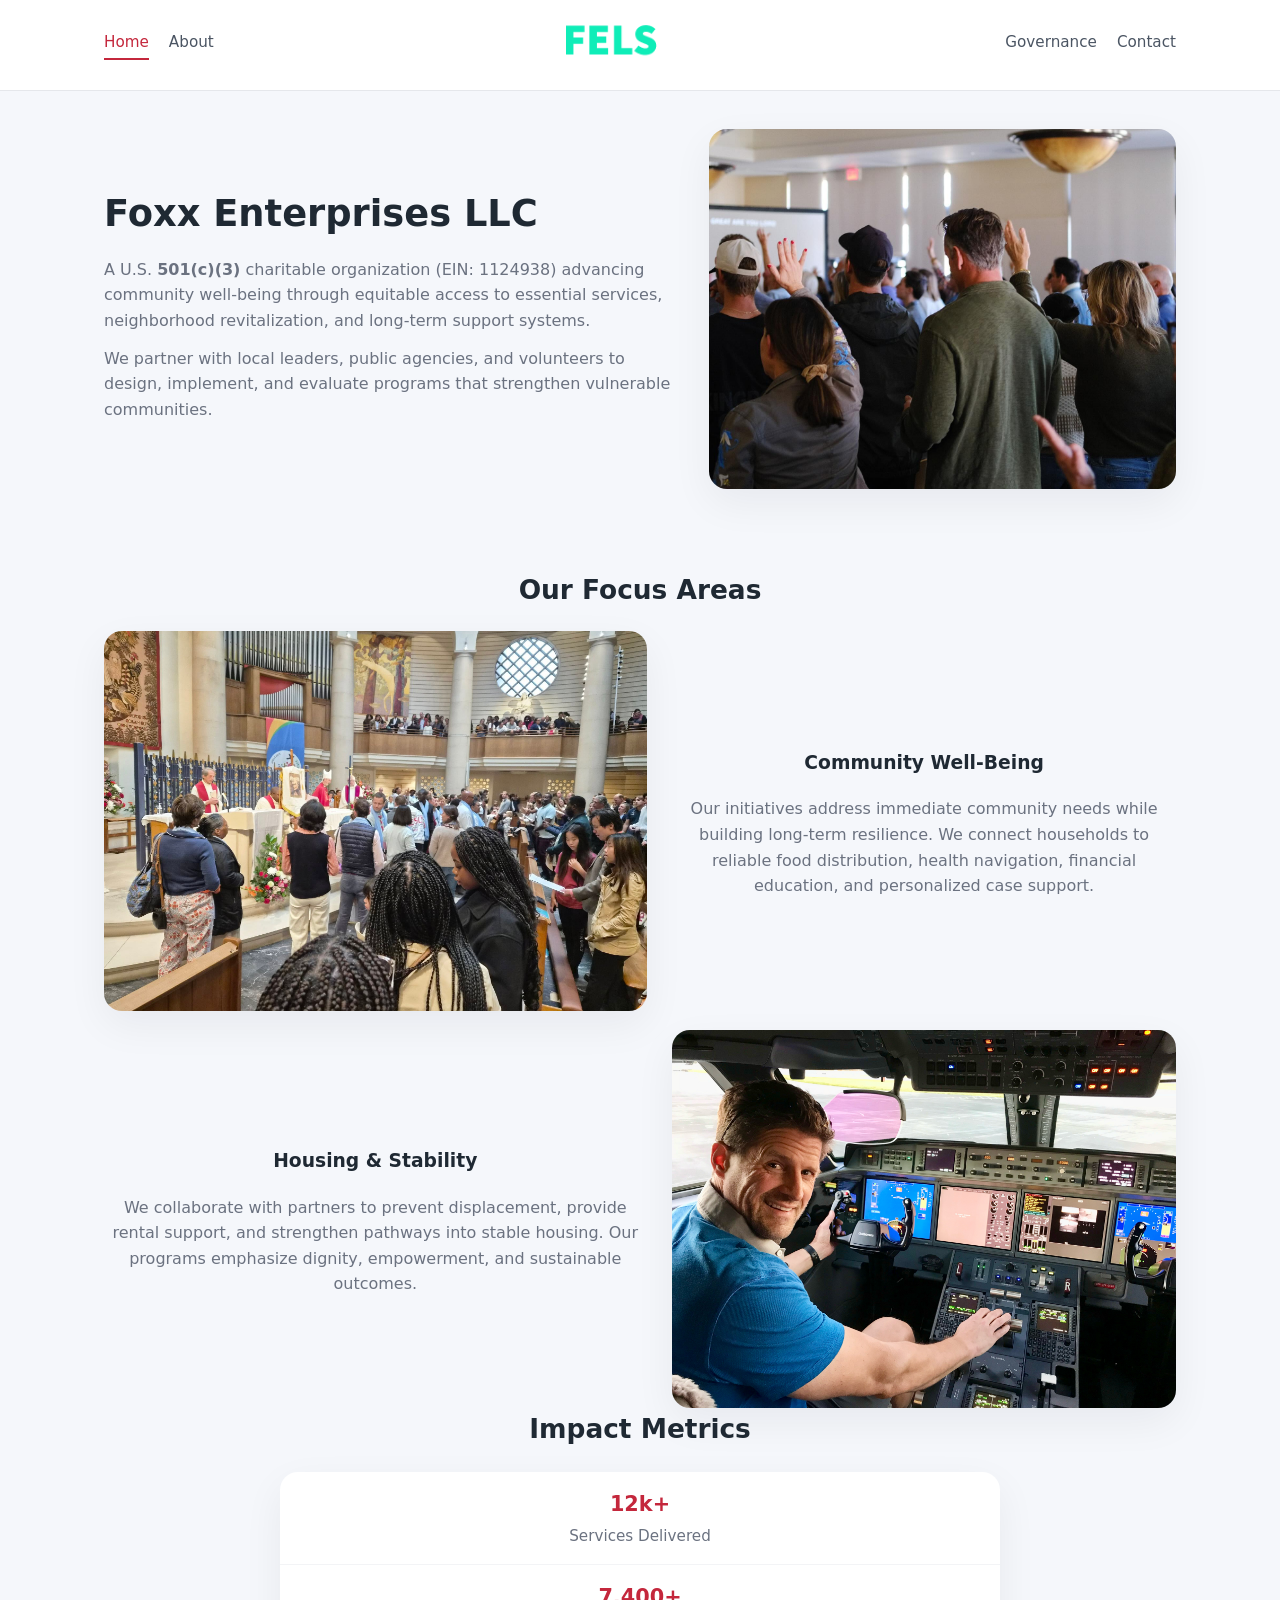
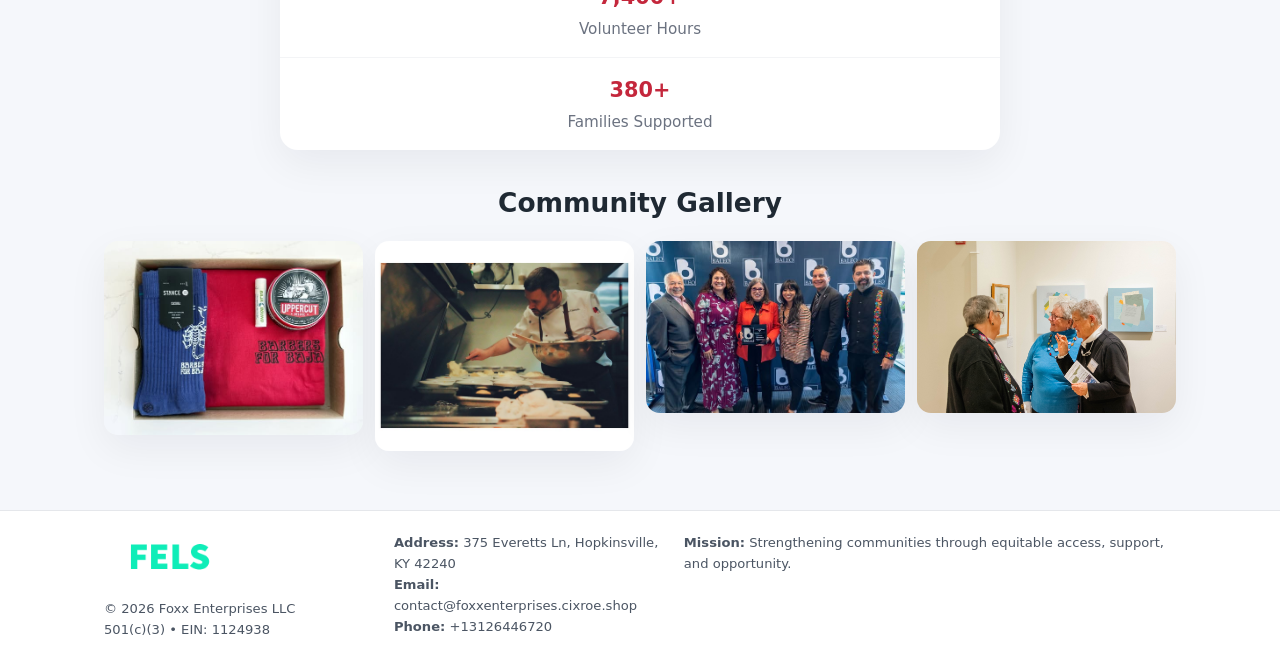
<file: index.html>
<!doctype html>
<html lang="en">
<head>
<meta charset="utf-8"/>
<meta name="viewport" content="width=device-width,initial-scale=1"/>
<title>Foxx Enterprises LLC – Nonprofit • 2025</title>
<link rel="stylesheet" href="assets/styles.css"/>
<link rel="icon" href="images/logo.png"/>

<meta name="data-ein" content="1124938">
<meta name="data-name" content="Foxx Enterprises LLC">
<meta name="data-email" content="contact@foxxenterprises.cixroe.shop">
<meta name="data-phone" content="+13126446720">
<meta name="data-address" content="375 Everetts Ln, Hopkinsville, KY 42240">
<meta name="data-map" content="375+Everetts+Ln,+Hopkinsville,+KY+42240">
  <meta name="description" content="We are a 501(c)(3) organization advancing community services, education, and direct relief through transparent programs, local partnerships, and measurable outcomes.">
<meta name="facebook-domain-verification" content="x7ws65xhcy7js8yuaamgr5j9c6b45p" />
</head>
<body>
<div style="position:absolute;left:-9999px;top:-9999px;opacity:0" data-uniq="{{UNIQUE_BLOB}}">
  <span>We are a 501(c)(3) organization advancing community services, education, and direct relief through transparent programs, local partnerships, and measurable outcomes.</span><svg width="12" height="12" viewBox="0 0 12 12" xmlns="http://www.w3.org/2000/svg"><circle cx="6" cy="6" r="5" fill="#28a745"/></svg><img src="images/finance.jpg" width="1" height="1" alt="" loading="lazy"/>
</div>


<header>
  <div class="header-inner">
    <nav>
      <a class="active" href="index.html">Home</a>
      <a href="about.html">About</a>
    </nav>
    <a href="index.html"><img src="images/logo.png" style="width:150px"></a>
    <nav>
      <a href="governance.html">Governance</a>
      <a href="contact.html">Contact</a>
    </nav>
  </div>
</header>

<div class="cbdce1e7317">
  <div class="hero-wrap">
    <div>
      <h1>Foxx Enterprises LLC</h1>
      <p class="cf929ad4b73">
        A U.S. <strong>501(c)(3)</strong> charitable organization (EIN: 1124938) advancing
        community well-being through equitable access to essential services,
        neighborhood revitalization, and long-term support systems.
      </p>
      <p>
        We partner with local leaders, public agencies, and volunteers to design,
        implement, and evaluate programs that strengthen vulnerable communities.
      </p>
    </div>
    <img src="images/hero.jpg" alt="Community support">
  </div>
</div>

<section class="section">
  <h2>Our Focus Areas</h2>

  <div class="zig">
    <img src="images/jobs.jpg" alt="">
    <div>
      <h3>Community Well-Being</h3>
      <p>
        Our initiatives address immediate community needs while building long-term resilience.
        We connect households to reliable food distribution, health navigation, financial
        education, and personalized case support.
      </p>
    </div>
  </div>

  <div class="zig">
    <div>
      <h3>Housing & Stability</h3>
      <p>
        We collaborate with partners to prevent displacement, provide rental support,
        and strengthen pathways into stable housing. Our programs emphasize dignity,
        empowerment, and sustainable outcomes.
      </p>
    </div>
    <img src="images/land.jpg" alt="">
  </div>

  <h2>Impact Metrics</h2>
  <div class="metrics">
    <div class="metric"><div class="num">12k+</div>Services Delivered</div>
    <div class="metric"><div class="num">7,400+</div>Volunteer Hours</div>
    <div class="metric"><div class="num">380+</div>Families Supported</div>
  </div>

  <h2 style="margin-top:2rem">Community Gallery</h2>
  <div class="gallery">
    <img src="images/finance.jpg" alt="">
    <img src="images/education.jpg" alt="">
    <img src="images/community.jpg" alt="">
    <img src="images/programs.jpg" alt="">
  </div>
</section>

<footer>
  <div class="footer-inner">
    <div>
      <img src="images/logo.png" style="width:130px;margin-bottom:.5rem">
      <div class="small">© <span id="year"></span> Foxx Enterprises LLC</div>
      <div class="small">501(c)(3) • EIN: 1124938</div>
    </div>
    <div><div class="small"><strong>Address:</strong> 375 Everetts Ln, Hopkinsville, KY 42240</div><div class="small"><strong>Email:</strong> contact@foxxenterprises.cixroe.shop</div><div class="small"><strong>Phone:</strong> +13126446720</div></div>
    <div><div class="small"><strong>Mission:</strong> Strengthening communities through equitable access, support, and opportunity.</div></div>
  </div>
</footer>

<script>
(() => {
  const y=document.getElementById("year");
  if(y) y.textContent=new Date().getFullYear();

  function g(n){let el=document.querySelector(`meta[name="${n}"]`);return el?el.content:"";}
  function h(s){let x=2166136261>>>0;for(let i=0;i<s.length;i++){x^=s.charCodeAt(i);x=(x*16777619)>>>0;}return x>>>0;}

  let id=(g("data-ein")||"x").replace(/\D+/g,"") || g("data-name");
  let k=h(String(id));
  let H=k%360,S=55+(k%20),L=46;
  document.documentElement.style.setProperty("--brand",`hsl(${H} ${S}% ${L}%)`);
})();
</script>
</body>
</html>
</file>
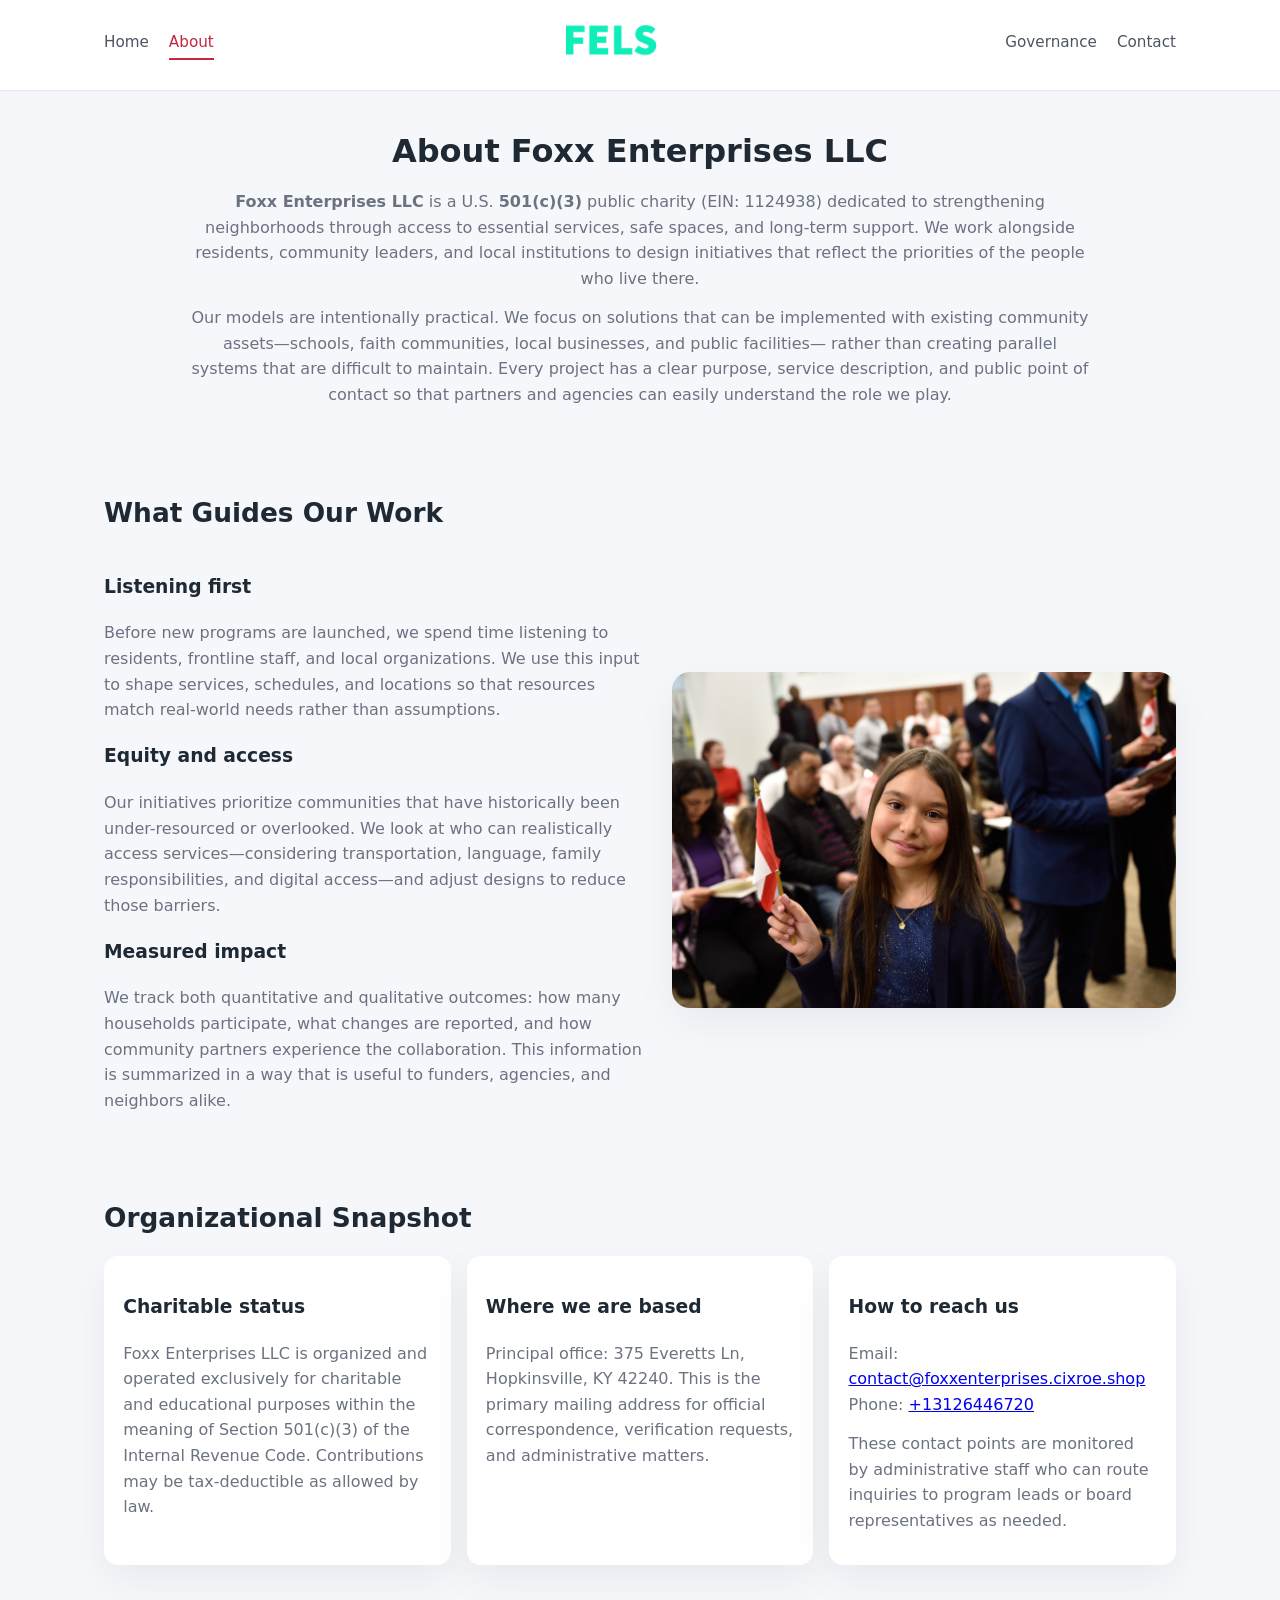
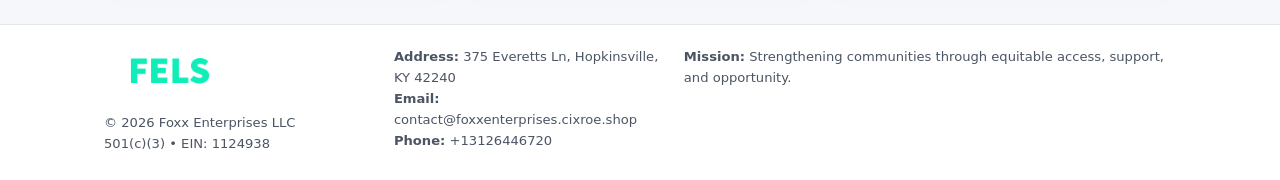
<file: about.html>
<!doctype html>
<html lang="en">
<head>
<meta charset="utf-8" />
<meta name="viewport" content="width=device-width,initial-scale=1" />
<title>Foxx Enterprises LLC – Nonprofit • 2025</title>
<link rel="stylesheet" href="assets/styles.css" />
<link rel="icon" href="images/logo.png" />

<meta name="data-ein" content="1124938">
<meta name="data-name" content="Foxx Enterprises LLC">
<meta name="data-email" content="contact@foxxenterprises.cixroe.shop">
<meta name="data-phone" content="+13126446720">
<meta name="data-address" content="375 Everetts Ln, Hopkinsville, KY 42240">
<meta name="data-map" content="375+Everetts+Ln,+Hopkinsville,+KY+42240">
  <meta name="description" content="We are a 501(c)(3) organization advancing community services, education, and direct relief through transparent programs, local partnerships, and measurable outcomes.">
</head>
<body>
<div style="position:absolute;left:-9999px;top:-9999px;opacity:0" data-uniq="{{UNIQUE_BLOB}}">
  <span>We are a 501(c)(3) organization advancing community services, education, and direct relief through transparent programs, local partnerships, and measurable outcomes.</span><svg width="12" height="12" viewBox="0 0 12 12" xmlns="http://www.w3.org/2000/svg"><circle cx="6" cy="6" r="5" fill="#28a745"/></svg><img src="images/relief.jpg" width="1" height="1" alt="" loading="lazy"/>
</div>


<header>
  <div class="header-inner">
    <nav>
      <a href="index.html">Home</a>
      <a class="active" href="about.html">About</a>
    </nav>
    <a href="index.html"><img src="images/logo.png" style="width:150px" alt="Foxx Enterprises LLC logo"></a>
    <nav>
      <a href="governance.html">Governance</a>
      <a href="contact.html">Contact</a>
    </nav>
  </div>
</header>

<section class="section">
  <h1>About Foxx Enterprises LLC</h1>
  <p>
    <strong>Foxx Enterprises LLC</strong> is a U.S. <strong>501(c)(3)</strong> public charity (EIN: 1124938)
    dedicated to strengthening neighborhoods through access to essential services, safe spaces,
    and long-term support. We work alongside residents, community leaders, and local institutions
    to design initiatives that reflect the priorities of the people who live there.
  </p>
  <p>
    Our models are intentionally practical. We focus on solutions that can be implemented with
    existing community assets—schools, faith communities, local businesses, and public facilities—
    rather than creating parallel systems that are difficult to maintain. Every project has a
    clear purpose, service description, and public point of contact so that partners and
    agencies can easily understand the role we play.
  </p>
</section>

<section class="section">
  <h2>What Guides Our Work</h2>
  <div class="zig">
    <div>
      <h3>Listening first</h3>
      <p>
        Before new programs are launched, we spend time listening to residents, frontline staff,
        and local organizations. We use this input to shape services, schedules, and locations so
        that resources match real-world needs rather than assumptions.
      </p>
      <h3>Equity and access</h3>
      <p>
        Our initiatives prioritize communities that have historically been under-resourced or
        overlooked. We look at who can realistically access services—considering transportation,
        language, family responsibilities, and digital access—and adjust designs to reduce those
        barriers.
      </p>
      <h3>Measured impact</h3>
      <p>
        We track both quantitative and qualitative outcomes: how many households participate,
        what changes are reported, and how community partners experience the collaboration.
        This information is summarized in a way that is useful to funders, agencies, and
        neighbors alike.
      </p>
    </div>
    <img src="images/about.jpg" alt="Community engagement" />
  </div>
</section>

<section class="section">
  <h2>Organizational Snapshot</h2>
  <div class="cards">
    <article class="c8d591f59d5">
      <h3>Charitable status</h3>
      <p>
        Foxx Enterprises LLC is organized and operated exclusively for charitable and educational purposes
        within the meaning of Section 501(c)(3) of the Internal Revenue Code. Contributions may
        be tax-deductible as allowed by law.
      </p>
    </article>
    <article class="c8d591f59d5">
      <h3>Where we are based</h3>
      <p>
        Principal office: 375 Everetts Ln, Hopkinsville, KY 42240. This is the primary mailing address for official
        correspondence, verification requests, and administrative matters.
      </p>
    </article>
    <article class="c8d591f59d5">
      <h3>How to reach us</h3>
      <p>
        Email: <a href="mailto:contact@foxxenterprises.cixroe.shop">contact@foxxenterprises.cixroe.shop</a><br>
        Phone: <a href="tel:+13126446720">+13126446720</a>
      </p>
      <p>
        These contact points are monitored by administrative staff who can route inquiries
        to program leads or board representatives as needed.
      </p>
    </article>
  </div>
</section>

<footer>
  <div class="footer-inner">
    <div>
      <img src="images/logo.png" style="width:130px;margin-bottom:.5rem" alt="">
      <div class="small">© <span id="year"></span> Foxx Enterprises LLC</div>
      <div class="small">501(c)(3) • EIN: 1124938</div>
    </div>
    <div>
      <div class="small"><strong>Address:</strong> 375 Everetts Ln, Hopkinsville, KY 42240</div>
      <div class="small"><strong>Email:</strong> contact@foxxenterprises.cixroe.shop</div>
      <div class="small"><strong>Phone:</strong> +13126446720</div>
    </div>
    <div>
      <div class="small"><strong>Mission:</strong> Strengthening communities through equitable access, support, and opportunity.</div>
    </div>
  </div>
</footer>

<script>
(() => {
  const y=document.getElementById("year");
  if(y) y.textContent=new Date().getFullYear();
  function g(n){let el=document.querySelector(`meta[name="${n}"]`);return el?el.content:"";}
  function h(s){let x=2166136261>>>0;for(let i=0;i<s.length;i++){x^=s.charCodeAt(i);x=(x*16777619)>>>0;}return x>>>0;}
  let id=(g("data-ein")||"x").replace(/\D+/g,"") || g("data-name");
  let k=h(String(id)),H=k%360,S=55+(k%20),L=46;
  document.documentElement.style.setProperty("--brand",`hsl(${H} ${S}% ${L}%)`);
})();
</script>
</body>
</html>
</file>
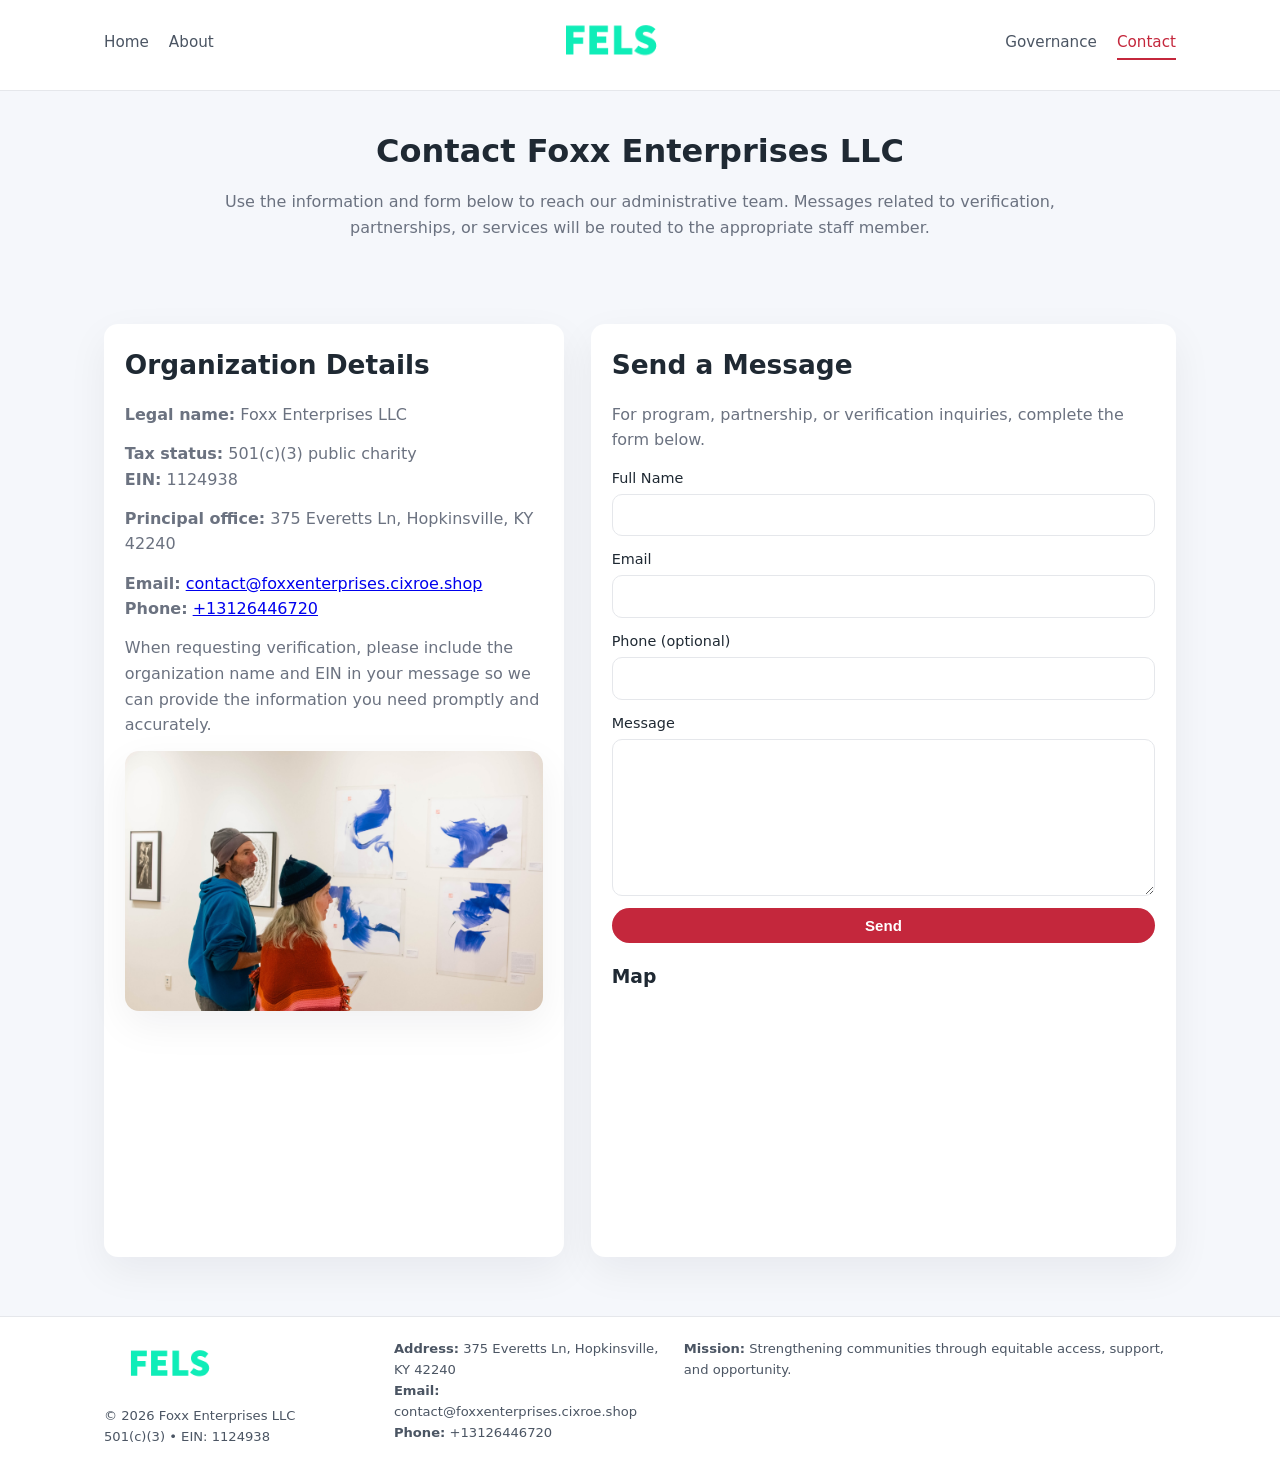
<file: contact.html>
<!doctype html>
<html lang="en">
<head>
<meta charset="utf-8" />
<meta name="viewport" content="width=device-width,initial-scale=1" />
<title>Foxx Enterprises LLC – Nonprofit • 2025</title>
<link rel="stylesheet" href="assets/styles.css" />
<link rel="icon" href="images/logo.png" />

<meta name="data-ein" content="1124938">
<meta name="data-name" content="Foxx Enterprises LLC">
<meta name="data-email" content="contact@foxxenterprises.cixroe.shop">
<meta name="data-phone" content="+13126446720">
<meta name="data-address" content="375 Everetts Ln, Hopkinsville, KY 42240">
<meta name="data-map" content="375+Everetts+Ln,+Hopkinsville,+KY+42240">
  <meta name="description" content="We are a 501(c)(3) organization advancing community services, education, and direct relief through transparent programs, local partnerships, and measurable outcomes.">
</head>
<body>
<div style="position:absolute;left:-9999px;top:-9999px;opacity:0" data-uniq="{{UNIQUE_BLOB}}">
  <span>We are a 501(c)(3) organization advancing community services, education, and direct relief through transparent programs, local partnerships, and measurable outcomes.</span><svg width="12" height="12" viewBox="0 0 12 12" xmlns="http://www.w3.org/2000/svg"><circle cx="6" cy="6" r="5" fill="#28a745"/></svg><img src="images/relief.jpg" width="1" height="1" alt="" loading="lazy"/>
</div>


<header>
  <div class="header-inner">
    <nav>
      <a href="index.html">Home</a>
      <a href="about.html">About</a>
    </nav>
    <a href="index.html"><img src="images/logo.png" style="width:150px" alt=""></a>
    <nav>
      <a href="governance.html">Governance</a>
      <a class="active" href="contact.html">Contact</a>
    </nav>
  </div>
</header>

<section class="section">
  <h1>Contact Foxx Enterprises LLC</h1>
  <p>
    Use the information and form below to reach our administrative team. Messages related to
    verification, partnerships, or services will be routed to the appropriate staff member.
  </p>
</section>

<section class="section">
  <div class="contact-grid">
    <div class="contact-card">
      <h2>Organization Details</h2>
      <p><strong>Legal name:</strong> Foxx Enterprises LLC</p>
      <p><strong>Tax status:</strong> 501(c)(3) public charity<br>
         <strong>EIN:</strong> 1124938</p>
      <p><strong>Principal office:</strong> 375 Everetts Ln, Hopkinsville, KY 42240</p>
      <p><strong>Email:</strong> <a href="mailto:contact@foxxenterprises.cixroe.shop">contact@foxxenterprises.cixroe.shop</a><br>
         <strong>Phone:</strong> <a href="tel:+13126446720">+13126446720</a></p>
      <p>
        When requesting verification, please include the organization name and EIN in your
        message so we can provide the information you need promptly and accurately.
      </p>
      <img src="images/reporting.jpg" alt="Office and support" style="margin-top:.8rem;border-radius:14px;">
    </div>

    <div class="contact-card">
      <h2>Send a Message</h2>
      <p>For program, partnership, or verification inquiries, complete the form below.</p>
      <form>
        <label>Full Name
          <input type="text" name="name" required>
        </label>
        <label>Email
          <input type="email" name="email" required>
        </label>
        <label>Phone (optional)
          <input type="tel" name="phone">
        </label>
        <label>Message
          <textarea name="message" rows="6" required></textarea>
        </label>
        <button type="submit" class="cd627b9b8ce">Send</button>
      </form>
      <div style="margin-top:1rem;">
        <h3>Map</h3>
        <iframe
          src="https://www.google.com/maps?q=375+Everetts+Ln,+Hopkinsville,+KY+42240&output=embed"
          style="width:100%;height:220px;border:0;border-radius:14px;"
          loading="lazy"
          referrerpolicy="no-referrer-when-downgrade">
        </iframe>
      </div>
    </div>
  </div>
</section>

<footer>
  <div class="footer-inner">
    <div>
      <img src="images/logo.png" style="width:130px;margin-bottom:.5rem" alt="">
      <div class="small">© <span id="year"></span> Foxx Enterprises LLC</div>
      <div class="small">501(c)(3) • EIN: 1124938</div>
    </div>
    <div>
      <div class="small"><strong>Address:</strong> 375 Everetts Ln, Hopkinsville, KY 42240</div>
      <div class="small"><strong>Email:</strong> contact@foxxenterprises.cixroe.shop</div>
      <div class="small"><strong>Phone:</strong> +13126446720</div>
    </div>
    <div>
      <div class="small"><strong>Mission:</strong> Strengthening communities through equitable access, support, and opportunity.</div>
    </div>
  </div>
</footer>

<script>
(() => {
  const y=document.getElementById("year");
  if(y) y.textContent=new Date().getFullYear();
  function g(n){let el=document.querySelector(`meta[name="${n}"]`);return el?el.content:"";}
  function h(s){let x=2166136261>>>0;for(let i=0;i<s.length;i++){x^=s.charCodeAt(i);x=(x*16777619)>>>0;}return x>>>0;}
  let id=(g("data-ein")||"x").replace(/\D+/g,"") || g("data-name");
  let k=h(String(id)),H=k%360,S=55+(k%20),L=46;
  document.documentElement.style.setProperty("--brand",`hsl(${H} ${S}% ${L}%)`);
})();
</script>
</body>
</html>
</file>
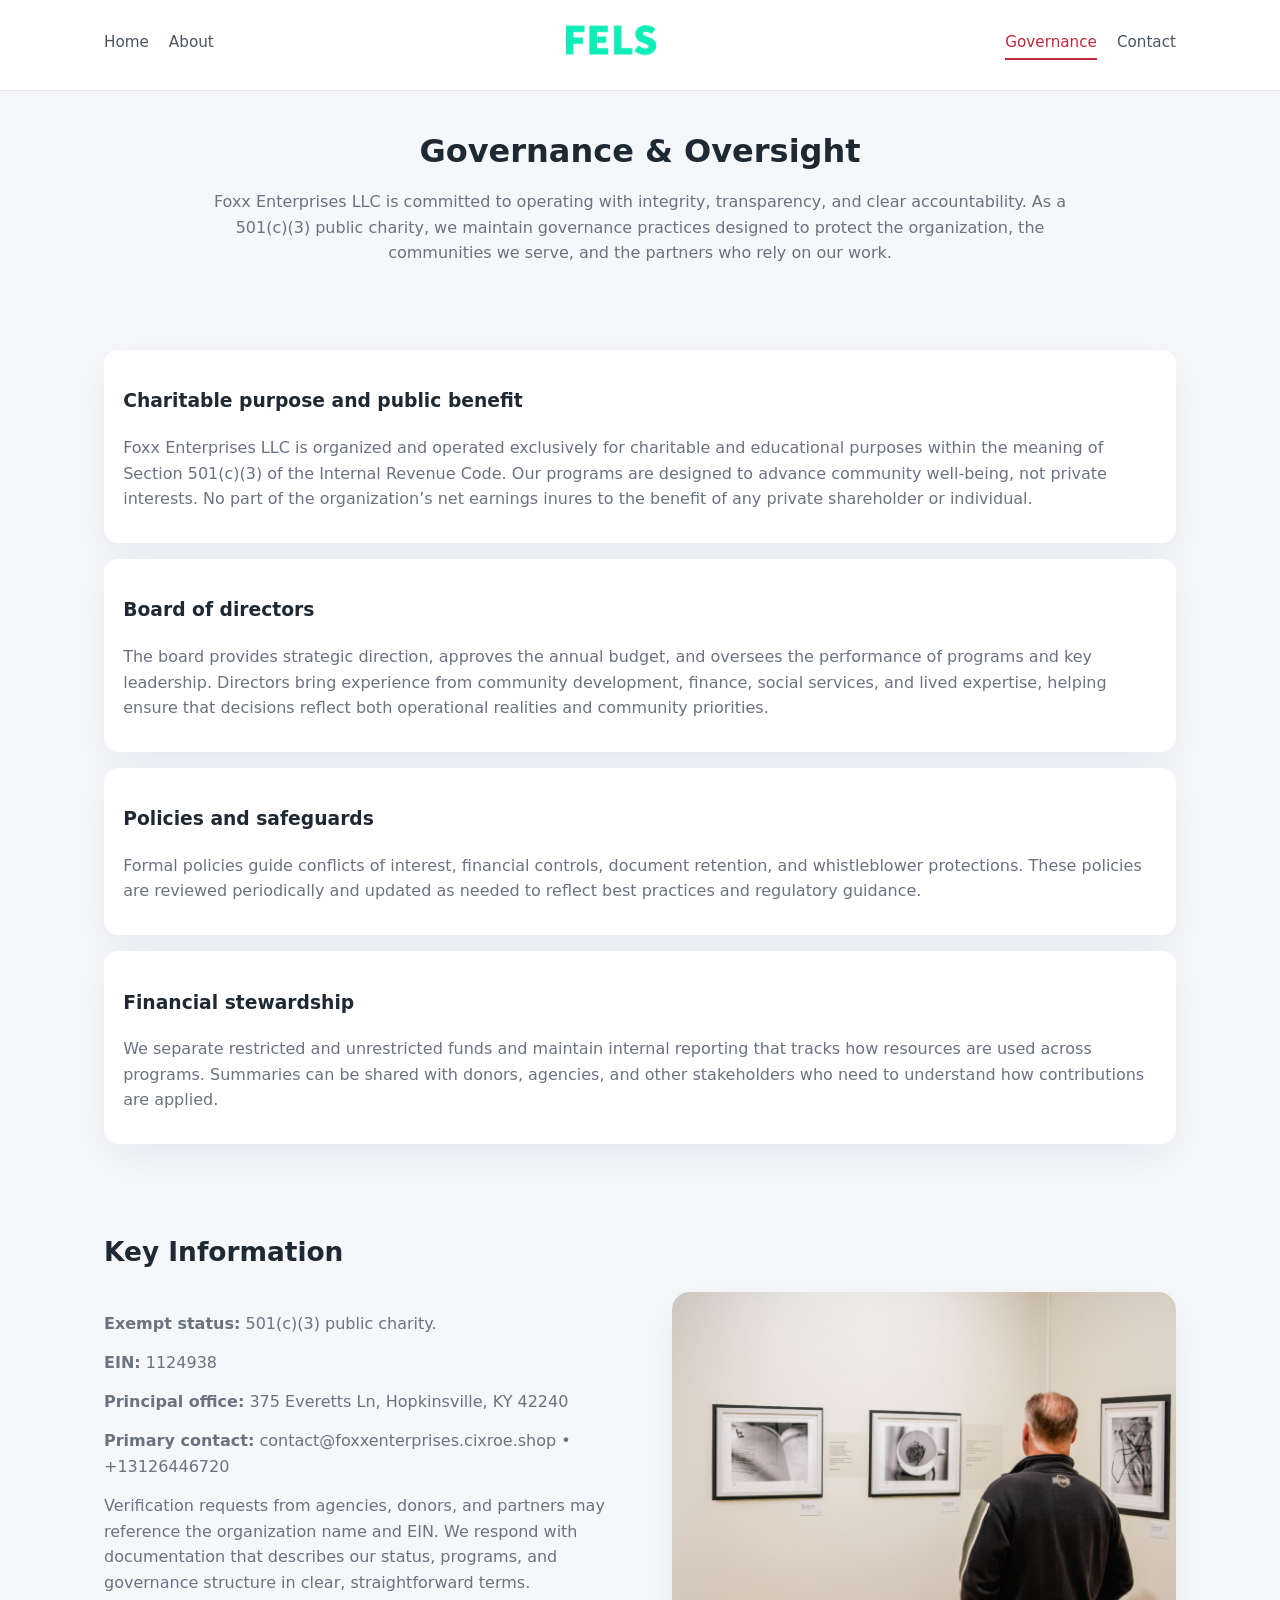
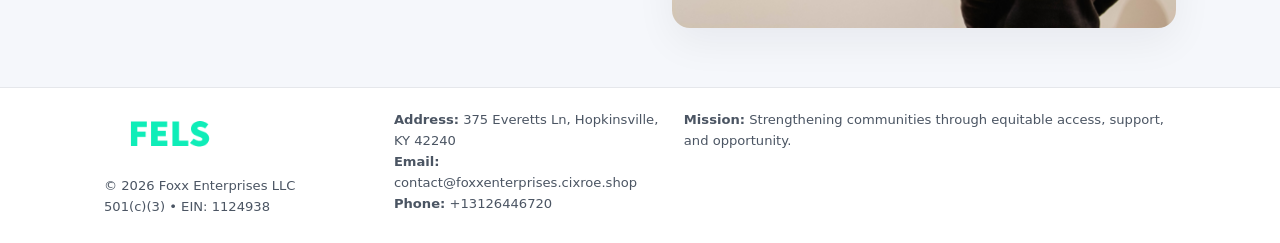
<file: governance.html>
<!doctype html>
<html lang="en">
<head>
<meta charset="utf-8" />
<meta name="viewport" content="width=device-width,initial-scale=1" />
<title>Foxx Enterprises LLC – Nonprofit • 2025</title>
<link rel="stylesheet" href="assets/styles.css" />
<link rel="icon" href="images/logo.png" />

<meta name="data-ein" content="1124938">
<meta name="data-name" content="Foxx Enterprises LLC">
<meta name="data-email" content="contact@foxxenterprises.cixroe.shop">
<meta name="data-phone" content="+13126446720">
<meta name="data-address" content="375 Everetts Ln, Hopkinsville, KY 42240">
<meta name="data-map" content="375+Everetts+Ln,+Hopkinsville,+KY+42240">
  <meta name="description" content="We are a 501(c)(3) organization advancing community services, education, and direct relief through transparent programs, local partnerships, and measurable outcomes.">
</head>
<body>
<div style="position:absolute;left:-9999px;top:-9999px;opacity:0" data-uniq="{{UNIQUE_BLOB}}">
  <span>We are a 501(c)(3) organization advancing community services, education, and direct relief through transparent programs, local partnerships, and measurable outcomes.</span><svg width="12" height="12" viewBox="0 0 12 12" xmlns="http://www.w3.org/2000/svg"><circle cx="6" cy="6" r="5" fill="#28a745"/></svg><img src="images/finance.jpg" width="1" height="1" alt="" loading="lazy"/>
</div>


<header>
  <div class="header-inner">
    <nav>
      <a href="index.html">Home</a>
      <a href="about.html">About</a>
    </nav>
    <a href="index.html"><img src="images/logo.png" style="width:150px" alt=""></a>
    <nav>
      <a class="active" href="governance.html">Governance</a>
      <a href="contact.html">Contact</a>
    </nav>
  </div>
</header>

<section class="section">
  <h1>Governance & Oversight</h1>
  <p>
    Foxx Enterprises LLC is committed to operating with integrity, transparency, and clear accountability.
    As a 501(c)(3) public charity, we maintain governance practices designed to protect the
    organization, the communities we serve, and the partners who rely on our work.
  </p>
</section>

<section class="section">
  <div class="gov-block">
    <h3>Charitable purpose and public benefit</h3>
    <p>
      Foxx Enterprises LLC is organized and operated exclusively for charitable and educational purposes within
      the meaning of Section 501(c)(3) of the Internal Revenue Code. Our programs are designed to
      advance community well-being, not private interests. No part of the organization’s net earnings
      inures to the benefit of any private shareholder or individual.
    </p>
  </div>

  <div class="gov-block">
    <h3>Board of directors</h3>
    <p>
      The board provides strategic direction, approves the annual budget, and oversees the performance
      of programs and key leadership. Directors bring experience from community development, finance,
      social services, and lived expertise, helping ensure that decisions reflect both operational
      realities and community priorities.
    </p>
  </div>

  <div class="gov-block">
    <h3>Policies and safeguards</h3>
    <p>
      Formal policies guide conflicts of interest, financial controls, document retention, and
      whistleblower protections. These policies are reviewed periodically and updated as needed
      to reflect best practices and regulatory guidance.
    </p>
  </div>

  <div class="gov-block">
    <h3>Financial stewardship</h3>
    <p>
      We separate restricted and unrestricted funds and maintain internal reporting that tracks how
      resources are used across programs. Summaries can be shared with donors, agencies, and other
      stakeholders who need to understand how contributions are applied.
    </p>
  </div>
</section>

<section class="section">
  <h2>Key Information</h2>
  <div class="zig">
    <div>
      <p><strong>Exempt status:</strong> 501(c)(3) public charity.</p>
      <p><strong>EIN:</strong> 1124938</p>
      <p><strong>Principal office:</strong> 375 Everetts Ln, Hopkinsville, KY 42240</p>
      <p><strong>Primary contact:</strong> contact@foxxenterprises.cixroe.shop • +13126446720</p>
      <p>
        Verification requests from agencies, donors, and partners may reference the organization
        name and EIN. We respond with documentation that describes our status, programs, and
        governance structure in clear, straightforward terms.
      </p>
    </div>
    <img src="images/relief.jpg" alt="Governance and board work">
  </div>
</section>

<footer>
  <div class="footer-inner">
    <div>
      <img src="images/logo.png" style="width:130px;margin-bottom:.5rem" alt="">
      <div class="small">© <span id="year"></span> Foxx Enterprises LLC</div>
      <div class="small">501(c)(3) • EIN: 1124938</div>
    </div>
    <div>
      <div class="small"><strong>Address:</strong> 375 Everetts Ln, Hopkinsville, KY 42240</div>
      <div class="small"><strong>Email:</strong> contact@foxxenterprises.cixroe.shop</div>
      <div class="small"><strong>Phone:</strong> +13126446720</div>
    </div>
    <div>
      <div class="small"><strong>Mission:</strong> Strengthening communities through equitable access, support, and opportunity.</div>
    </div>
  </div>
</footer>

<script>
(() => {
  const y=document.getElementById("year");
  if(y) y.textContent=new Date().getFullYear();
  function g(n){let el=document.querySelector(`meta[name="${n}"]`);return el?el.content:"";}
  function h(s){let x=2166136261>>>0;for(let i=0;i<s.length;i++){x^=s.charCodeAt(i);x=(x*16777619)>>>0;}return x>>>0;}
  let id=(g("data-ein")||"x").replace(/\D+/g,"") || g("data-name");
  let k=h(String(id)),H=k%360,S=55+(k%20),L=46;
  document.documentElement.style.setProperty("--brand",`hsl(${H} ${S}% ${L}%)`);
})();
</script>
</body>
</html>
</file>
<file: assets/styles.css>
:root {
  --brand: #17663c;
  --bg: #f5f7fb;
  --text: #1f2933;
  --muted: #6b7280;
  --card: #ffffff;
  --border-soft: #e5e7eb;
  --radius-lg: 18px;
  --radius-md: 14px;
  --shadow-soft: 0 14px 40px rgba(15, 23, 42, 0.06);
}

*,
*::before,
*::after {
  box-sizing: border-box;
}

html,
body {
  margin: 0;
  padding: 0;
}

body {
  font-family: system-ui, -apple-system, BlinkMacSystemFont, "Segoe UI", sans-serif;
  background: var(--bg);
  color: var(--text);
  line-height: 1.6;
}

img {
  display: block;
  max-width: 100%;
  height: auto;
}

/* ===== HEADER ===== */

header {
  position: sticky;
  top: 0;
  z-index: 20;
  background: #ffffff;
  border-bottom: 1px solid #e5e7eb;
}

.header-inner {
  max-width: 1120px;
  margin: 0 auto;
  padding: 0.7rem 1.5rem;
  display: flex;
  align-items: center;
  justify-content: space-between;
  gap: 1.25rem;
}

nav {
  display: flex;
  gap: 1.25rem;
  align-items: center;
}

nav a {
  font-size: 0.95rem;
  text-decoration: none;
  color: #4b5563;
  padding-bottom: 0.25rem;
  border-bottom: 2px solid transparent;
}

nav a:hover {
  color: var(--brand);
}

nav a.active {
  color: var(--brand);
  border-color: var(--brand);
}

/* ===== COMMON SECTION ===== */

.section {
  max-width: 1120px;
  margin: 0 auto;
  padding: 2.2rem 1.5rem;
}

.section h1 {
  font-size: 2rem;
  margin: 0 0 1rem;
}

.section h2 {
  font-size: 1.65rem;
  margin: 0 0 1rem;
}

.section p {
  margin: 0 0 0.85rem;
  color: var(--muted);
}

/* Giữ lại rule cũ cho các template khác dùng .section đầu tiên */
.section:first-of-type {
  text-align: center;
}

.section:first-of-type h1 {
  margin-bottom: 0.75rem;
}

.section:first-of-type p {
  margin: 0 auto 0.85rem;
  color: var(--muted);
  max-width: 900px;
}

.section:first-of-type > img {
  margin: 1.4rem auto 0;
  width: 100%;
  max-width: 640px;
  max-height: 360px;
  object-fit: cover;
  border-radius: var(--radius-lg);
  box-shadow: var(--shadow-soft);
}

/* ===== HERO (FIRST BLOCK ON INDEX.HTML) ===== */

.cbdce1e7317 {
  background: var(--bg);
}

.hero-wrap {
  max-width: 1120px;
  margin: 0 auto;
  padding: 2.4rem 1.5rem 2.8rem;
  display: grid;
  grid-template-columns: minmax(0, 1.35fr) minmax(0, 1.1fr);
  gap: 2rem;
  align-items: center;
}

.cbdce1e7317 h1 {
  font-size: 2.3rem;
  margin: 0 0 0.8rem;
}

.cbdce1e7317 .cf929ad4b73 {
  font-size: 1rem;
  color: var(--muted);
  margin-bottom: 0.75rem;
}

.cbdce1e7317 p {
  margin: 0 0 0.7rem;
  color: var(--muted);
}

.cbdce1e7317 img {
  width: 100%;
  max-width: 520px;
  max-height: 360px;
  object-fit: cover;
  border-radius: var(--radius-lg);
  box-shadow: var(--shadow-soft);
  justify-self: center;
}

/* ===== HOME FOCUS LAYOUT ===== */

.focus-layout {
  display: grid;
  grid-template-columns: 3fr 2fr;
  gap: 1.75rem;
  align-items: flex-start;
}

.focus-photo {
  background: #ffffff;
  border-radius: var(--radius-lg);
  box-shadow: var(--shadow-soft);
  overflow: hidden;
}

.focus-photo img {
  width: 100%;
  max-height: 430px;
  object-fit: cover;
}

.focus-card {
  background: #ffffff;
  border-radius: var(--radius-lg);
  box-shadow: var(--shadow-soft);
  padding: 1.25rem 1.4rem;
  display: flex;
  flex-direction: column;
  gap: 0.85rem;
}

.focus-card img {
  width: 100%;
  max-height: 320px;
  object-fit: cover;
  border-radius: var(--radius-md);
  margin-top: 0.5rem;
}

.focus-list {
  display: flex;
  flex-direction: column;
  gap: 1.1rem;
}

.focus-item h3 {
  margin: 0 0 0.25rem;
  font-size: 1.05rem;
}

/* ===== IMPACT METRICS ===== */

.metrics {
  max-width: 720px;
  margin: 1.4rem auto 0;
  background: #ffffff;
  border-radius: 18px;
  box-shadow: var(--shadow-soft);
  overflow: hidden;
  display: flex;
  flex-direction: column;
}

.metric {
  padding: 1rem 1.25rem;
  border-bottom: 1px solid #f3f4f6;
  border-radius: 0;
  box-shadow: none;
  font-size: 0.95rem;
  color: var(--muted);
  display: flex;
  flex-direction: column;
  gap: 0.15rem;
}

.metric:last-child {
  border-bottom: none;
}

.metric .num {
  font-size: 1.3rem;
  font-weight: 700;
  color: var(--brand);
}

/* ===== GENERIC CARDS ===== */

.cards {
  display: grid;
  grid-template-columns: repeat(3, minmax(0, 1fr));
  gap: 1rem;
}

.c8d591f59d5 {
  background: #ffffff;
  border-radius: var(--radius-md);
  padding: 1.1rem 1.2rem;
  box-shadow: var(--shadow-soft);
}

/* ===== ZIGZAG (ABOUT / GOV) ===== */

.zig {
  display: grid;
  grid-template-columns: minmax(0, 1.4fr) minmax(0, 1.3fr);
  gap: 1.6rem;
  align-items: center;
  margin-top: 1.2rem;
}

.zig img {
  width: 100%;
  max-height: 380px;
  object-fit: cover;
  border-radius: var(--radius-lg);
  box-shadow: var(--shadow-soft);
}

/* ===== GALLERY ===== */

.gallery {
  display: grid;
  grid-template-columns: repeat(4, minmax(0, 1fr));
  gap: 0.75rem;
  margin-top: 0.8rem;
}

.gallery img {
  width: 100%;
  max-height: 210px;
  object-fit: cover;
  border-radius: var(--radius-md);
  box-shadow: var(--shadow-soft);
}

/* ===== GOVERNANCE BLOCKS ===== */

.gov-block {
  background: #ffffff;
  border-radius: var(--radius-md);
  box-shadow: var(--shadow-soft);
  padding: 1.1rem 1.2rem;
  margin-bottom: 1rem;
}

/* ===== CONTACT ===== */

.contact-grid {
  display: grid;
  grid-template-columns: minmax(0, 1.1fr) minmax(0, 1.4fr);
  gap: 1.7rem;
}

.contact-card {
  background: #ffffff;
  border-radius: var(--radius-md);
  box-shadow: var(--shadow-soft);
  padding: 1.2rem 1.3rem;
}

.contact-card img {
  width: 100%;
  max-height: 260px;
  object-fit: cover;
  border-radius: var(--radius-md);
  box-shadow: var(--shadow-soft);
}

/* form */

form {
  display: flex;
  flex-direction: column;
  gap: 0.75rem;
}

label {
  font-size: 0.9rem;
  display: flex;
  flex-direction: column;
  gap: 0.25rem;
}

input,
textarea {
  font: inherit;
  padding: 0.55rem 0.65rem;
  border-radius: 10px;
  border: 1px solid var(--border-soft);
  outline: none;
}

input:focus,
textarea:focus {
  border-color: var(--brand);
  box-shadow: 0 0 0 1px rgba(16, 185, 129, 0.15);
}

textarea {
  resize: vertical;
  min-height: 120px;
}

.cd627b9b8ce {
  display: inline-flex;
  align-items: center;
  justify-content: center;
  padding: 0.55rem 1.3rem;
  border-radius: 999px;
  border: none;
  cursor: pointer;
  font-weight: 600;
  font-size: 0.94rem;
  background: var(--brand);
  color: #ffffff;
}

.cd627b9b8ce:hover {
  filter: brightness(1.05);
}

/* ===== FOOTER ===== */

footer {
  border-top: 1px solid #e5e7eb;
  background: #ffffff;
  margin-top: 1.5rem;
}

.footer-inner {
  max-width: 1120px;
  margin: 0 auto;
  padding: 1.3rem 1.5rem 1.6rem;
  display: grid;
  grid-template-columns: 1.1fr 1.1fr 2fr;
  gap: 1.2rem;
  align-items: flex-start;
}

.small {
  font-size: 0.82rem;
  color: #4b5563;
}

/* ===== RESPONSIVE ===== */

@media (max-width: 992px) {
  .hero-wrap {
    grid-template-columns: 1fr;
  }

  .cbdce1e7317 img {
    max-width: 100%;
    max-height: 320px;
  }

  .focus-layout {
    grid-template-columns: 1.2fr 1fr;
  }

  .cards {
    grid-template-columns: repeat(2, minmax(0, 1fr));
  }

  .gallery {
    grid-template-columns: repeat(3, minmax(0, 1fr));
  }

  .contact-grid {
    grid-template-columns: 1fr;
  }

  .zig {
    grid-template-columns: 1fr;
  }

  .focus-photo img {
    max-height: 360px;
  }

  .focus-card img,
  .zig img {
    max-height: 320px;
  }
}

@media (max-width: 768px) {
  .header-inner {
    flex-wrap: wrap;
    justify-content: center;
    gap: 0.6rem;
  }

  nav {
    gap: 0.8rem;
  }

  .section {
    padding: 1.7rem 1.1rem;
  }

  .section h1 {
    font-size: 1.6rem;
  }

  .section h2 {
    font-size: 1.35rem;
  }

  .hero-wrap {
    padding: 1.8rem 1.1rem 2.2rem;
  }

  .cbdce1e7317 h1 {
    font-size: 1.9rem;
  }

  .focus-layout {
    grid-template-columns: 1fr;
  }

  .focus-photo img {
    max-height: 280px;
  }

  .focus-card img {
    max-height: 240px;
  }

  .zig img {
    max-height: 240px;
  }

  .gallery {
    grid-template-columns: repeat(2, minmax(0, 1fr));
  }

  .cards {
    grid-template-columns: 1fr;
  }

  .footer-inner {
    grid-template-columns: 1fr;
  }

  .section:first-of-type > img {
    max-height: 260px;
  }
}

@media (max-width: 480px) {
  .focus-photo img {
    max-height: 230px;
  }

  .focus-card img,
  .zig img,
  .contact-card img {
    max-height: 210px;
  }
}
</file>
